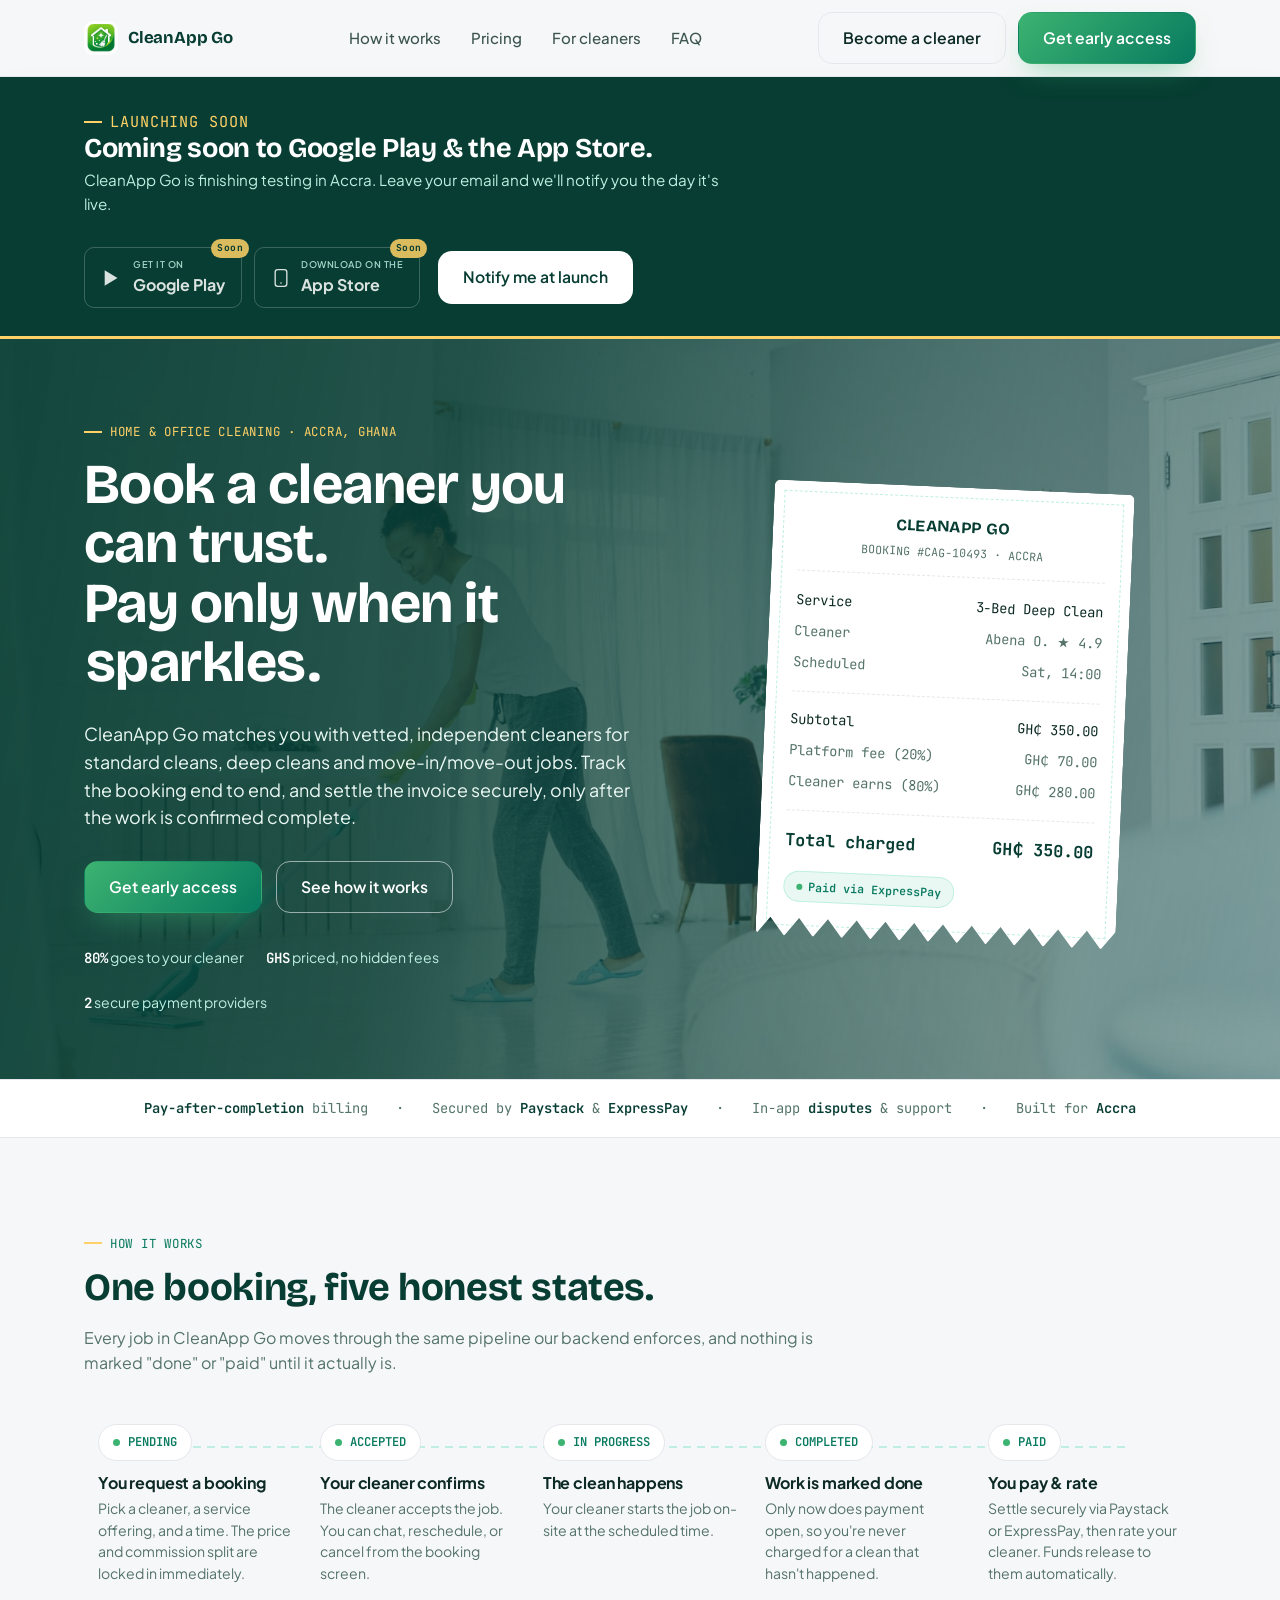
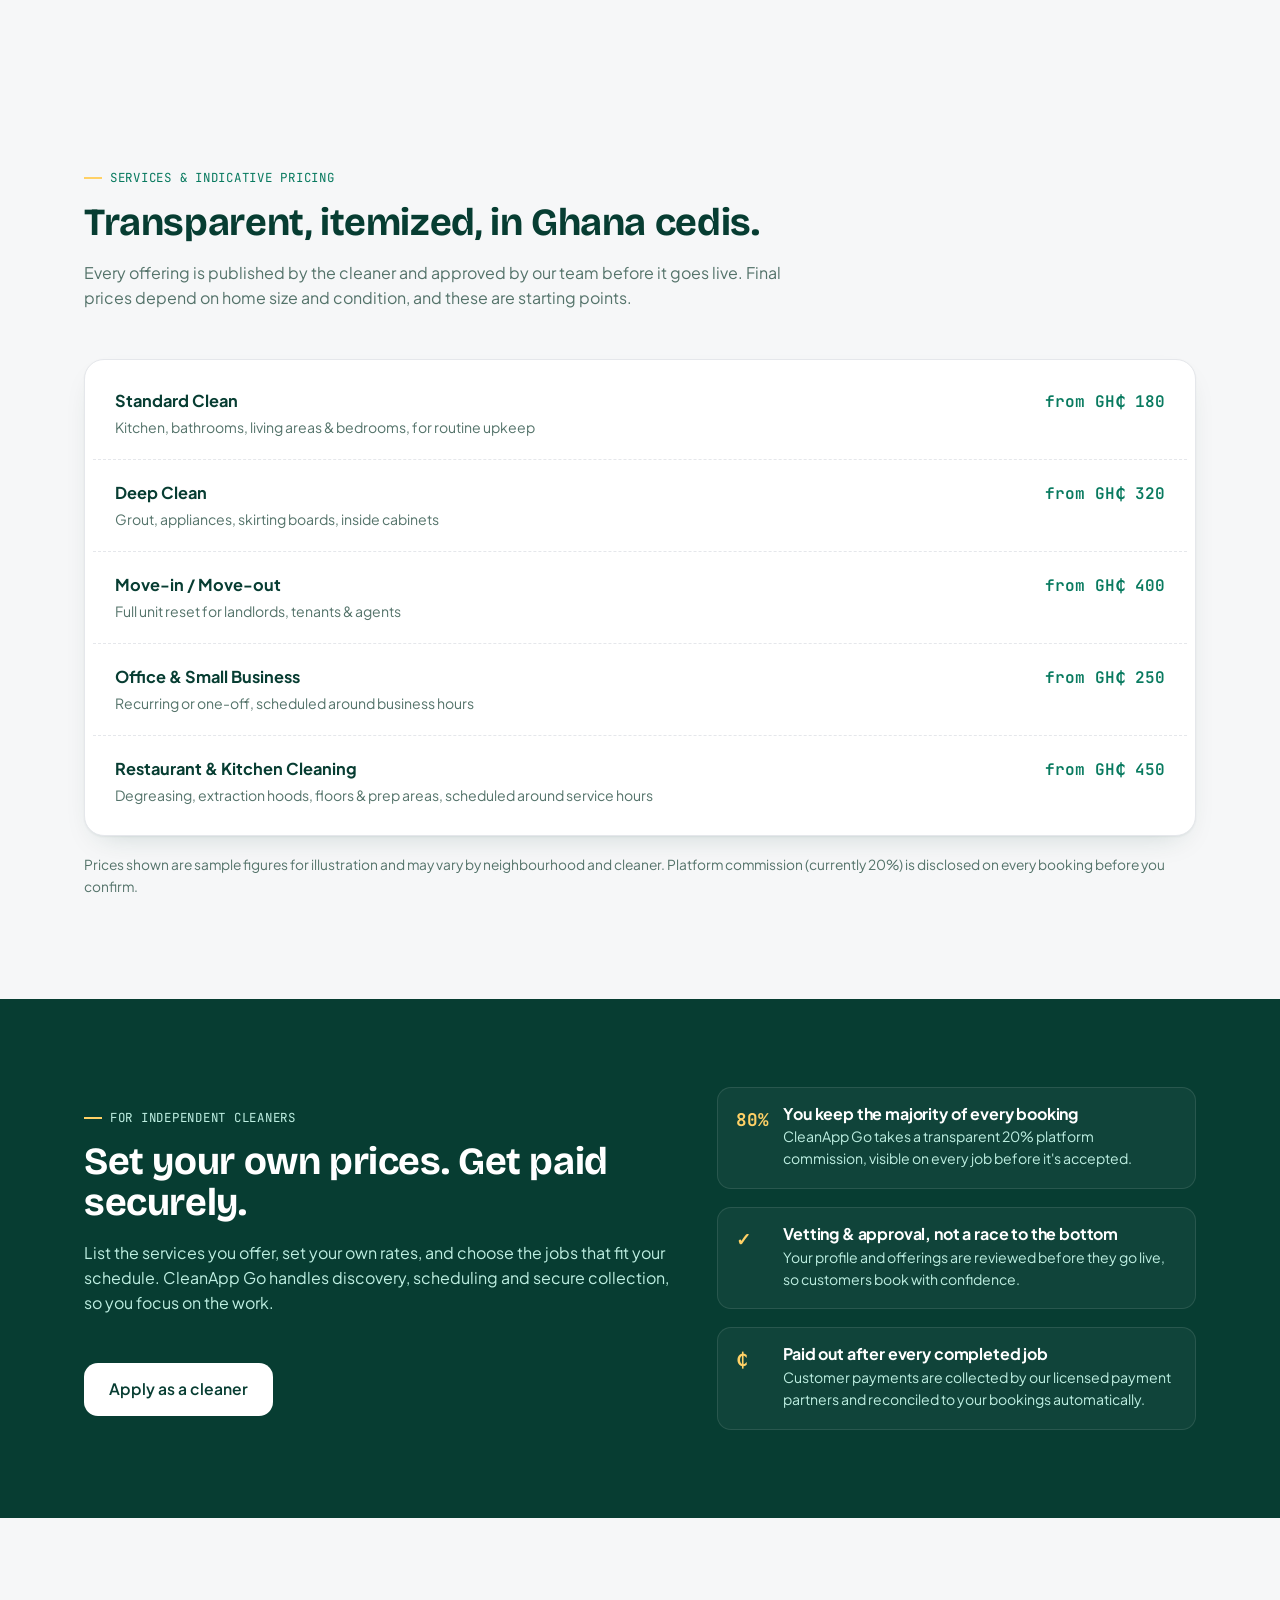
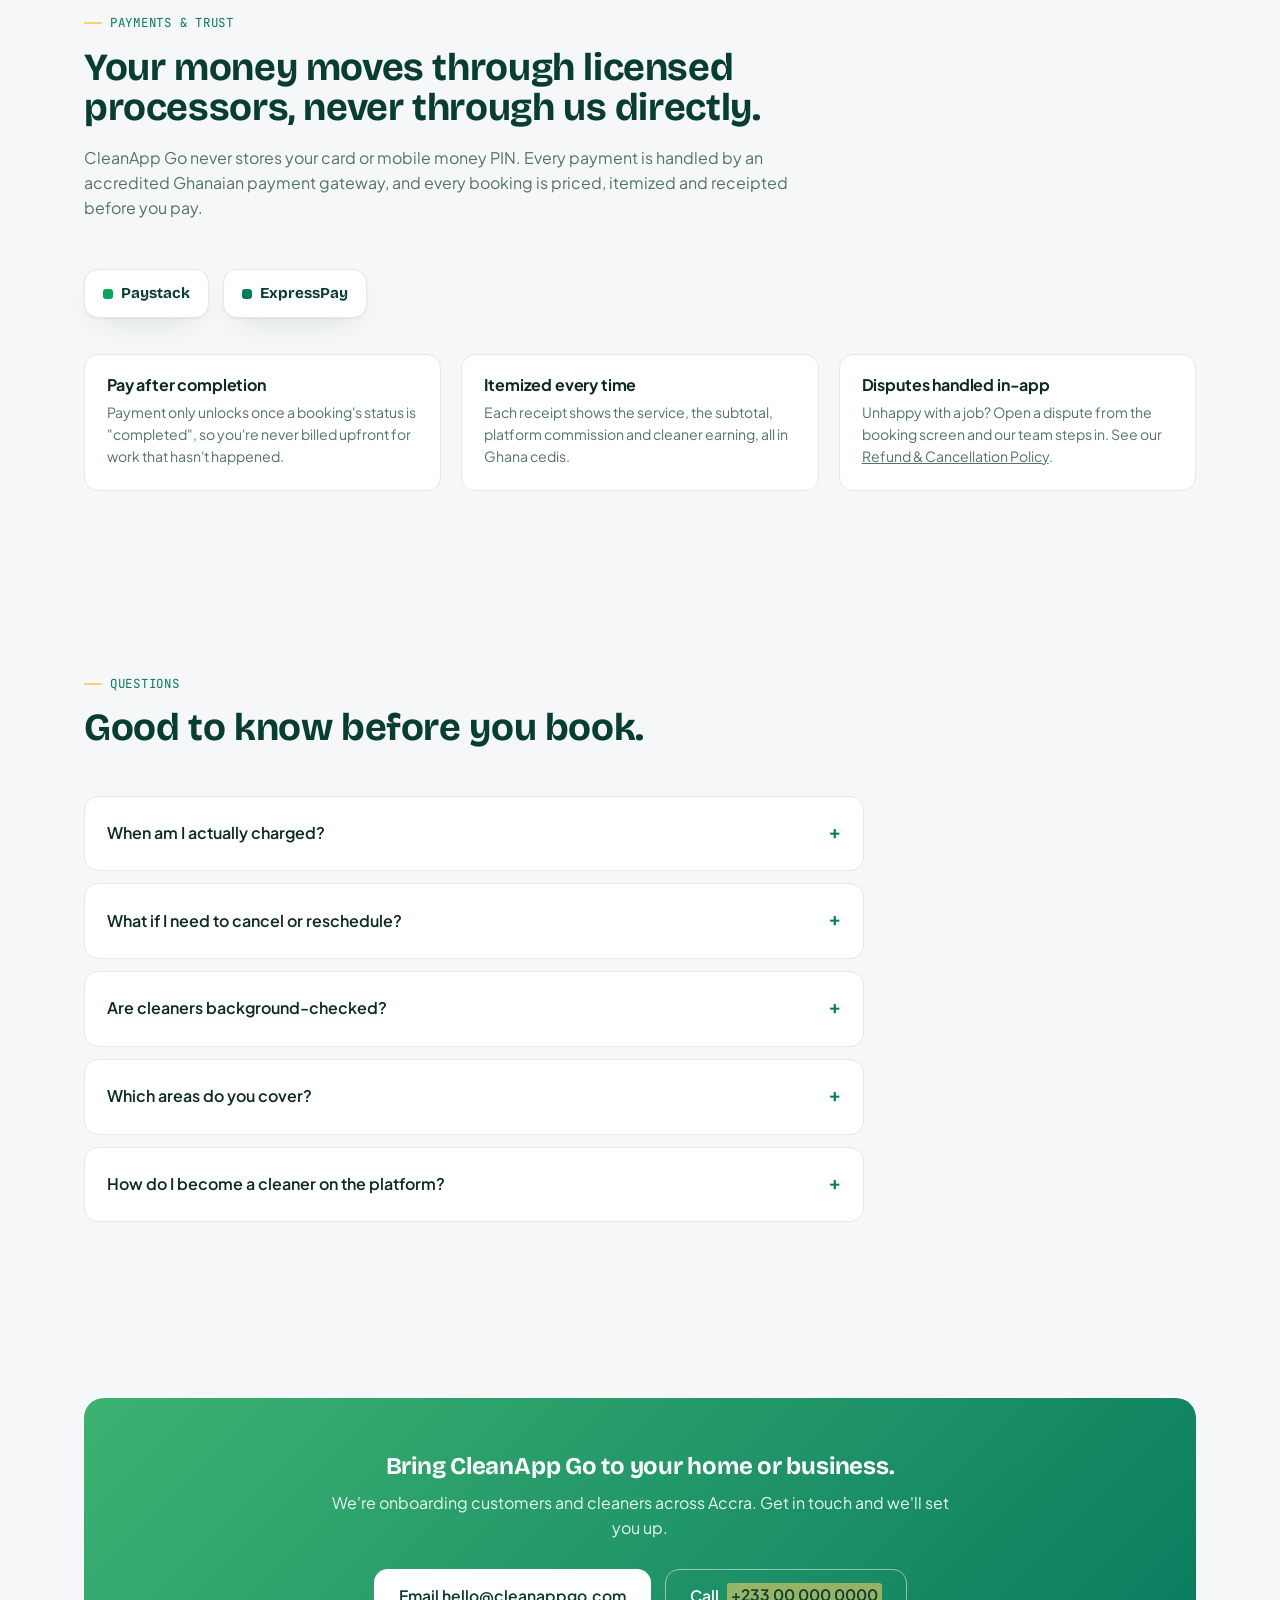
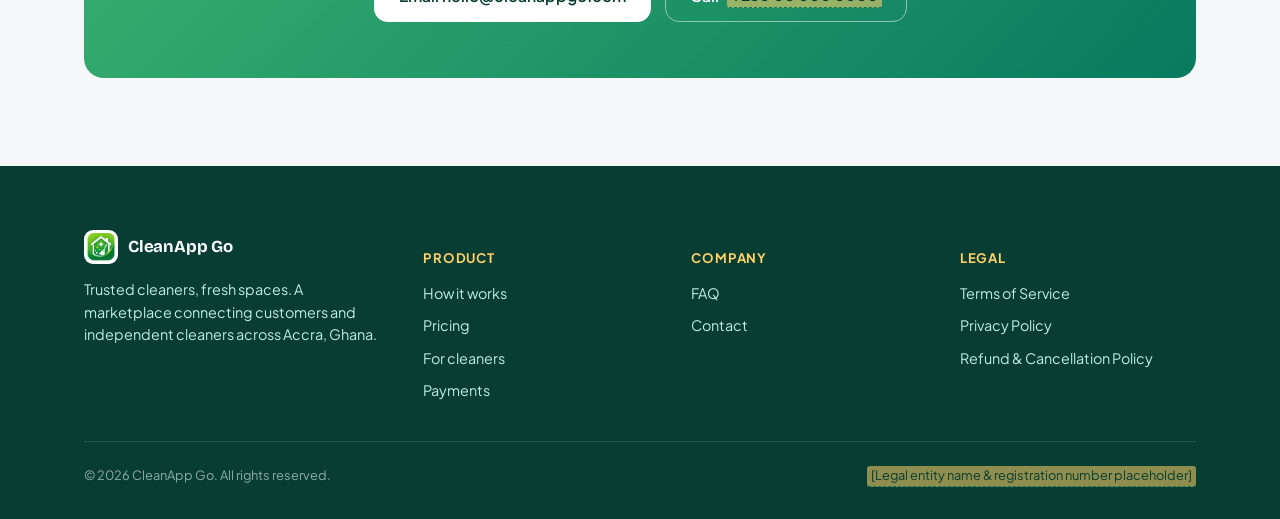
<file: index.html>
<!doctype html>
<html lang="en">
<head>
<meta charset="utf-8" />
<meta name="viewport" content="width=device-width, initial-scale=1" />
<title>CleanApp Go: Trusted cleaners, fresh spaces in Accra</title>
<meta name="description" content="CleanApp Go connects Accra homes and offices with vetted, independent cleaners. Book in minutes, track the job, and pay securely by Paystack or ExpressPay only once it's done." />

<link rel="icon" type="image/x-icon" href="/icons/favicon.ico" />
<link rel="icon" type="image/png" sizes="32x32" href="/icons/favicon-32x32.png" />
<link rel="icon" type="image/png" sizes="16x16" href="/icons/favicon-16x16.png" />
<link rel="apple-touch-icon" sizes="180x180" href="/icons/apple-touch-icon.png" />
<link rel="manifest" href="/icons/site.webmanifest" />
<meta name="theme-color" content="#073D32" />

<meta property="og:type" content="website" />
<meta property="og:url" content="https://www.cleangoservicesapp.com/" />
<meta property="og:title" content="CleanApp Go: Trusted cleaners, fresh spaces in Accra" />
<meta property="og:description" content="Book vetted, independent cleaners in Accra. Pay securely by Paystack or ExpressPay only after the job is confirmed done." />
<meta property="og:image" content="https://www.cleangoservicesapp.com/icons/og-image.jpg" />
<meta name="twitter:card" content="summary_large_image" />
<meta name="twitter:title" content="CleanApp Go: Trusted cleaners, fresh spaces in Accra" />
<meta name="twitter:description" content="Book vetted, independent cleaners in Accra. Pay securely by Paystack or ExpressPay only after the job is confirmed done." />
<meta name="twitter:image" content="https://www.cleangoservicesapp.com/icons/og-image.jpg" />

<link rel="preconnect" href="https://fonts.googleapis.com" />
<link rel="preconnect" href="https://fonts.gstatic.com" crossorigin />
<link href="https://fonts.googleapis.com/css2?family=Bricolage+Grotesque:opsz,wght@12..96,400..800&family=Plus+Jakarta+Sans:wght@400;500;600;700;800&family=JetBrains+Mono:wght@500;600&display=swap" rel="stylesheet" />
<link rel="stylesheet" href="/css/style.css" />
</head>
<body>

<header class="site-nav">
  <div class="wrap">
    <a class="brand" href="/">
      <img src="/icons/android-chrome-192x192.png" alt="" width="34" height="34" />
      <span class="brand-word">CleanApp Go</span>
    </a>
    <nav aria-label="Primary">
      <ul class="nav-links">
        <li><a href="#how-it-works">How it works</a></li>
        <li><a href="#pricing">Pricing</a></li>
        <li><a href="#for-cleaners">For cleaners</a></li>
        <li><a href="#faq">FAQ</a></li>
      </ul>
    </nav>
    <div class="nav-actions">
      <a class="btn btn-ghost" href="#contact">Become a cleaner</a>
      <a class="btn btn-primary" href="#contact"><span class="cta-full">Get early access</span><span class="cta-short">Join</span></a>
      <button class="nav-toggle" aria-label="Toggle menu" aria-expanded="false">
        <span></span>
      </button>
    </div>
  </div>
</header>

<div class="store-banner">
  <div class="wrap">
    <div class="store-banner-text">
      <p class="eyebrow" style="color:var(--gold-400)">Launching soon</p>
      <h2>Coming soon to Google Play &amp; the App Store.</h2>
      <p>CleanApp Go is finishing testing in Accra. Leave your email and we'll notify you the day it's live.</p>
    </div>
    <div class="store-banner-actions">
      <div class="store-badges">
        <span class="store-badge">
          <svg width="22" height="22" viewBox="0 0 24 24" fill="none" aria-hidden="true"><path d="M4 3.5l14 8.5-14 8.5V3.5z" fill="currentColor"/></svg>
          <span><small>GET IT ON</small>Google Play</span>
        </span>
        <span class="store-badge">
          <svg width="20" height="20" viewBox="0 0 24 24" fill="none" aria-hidden="true"><rect x="5" y="2" width="14" height="20" rx="3" stroke="currentColor" stroke-width="1.6"/><circle cx="12" cy="18" r="1" fill="currentColor"/></svg>
          <span><small>DOWNLOAD ON THE</small>App Store</span>
        </span>
      </div>
      <a class="btn btn-light" href="#contact">Notify me at launch</a>
    </div>
  </div>
</div>

<main>

  <!-- ============ HERO ============ -->
  <section class="hero">
    <div class="wrap">
      <div class="hero-copy">
        <p class="eyebrow">Home &amp; office cleaning · Accra, Ghana</p>
        <h1><span class="line">Book a cleaner you can trust.</span> <span class="line">Pay only when it <mark>sparkles</mark>.</span></h1>
        <p class="hero-sub">
          CleanApp Go matches you with vetted, independent cleaners for standard cleans, deep
          cleans and move-in/move-out jobs. Track the booking end to end, and settle the invoice
          securely, only after the work is confirmed complete.
        </p>
        <div class="hero-ctas">
          <a class="btn btn-primary" href="#contact">Get early access</a>
          <a class="btn btn-ghost" href="#how-it-works">See how it works</a>
        </div>
        <div class="hero-meta">
          <span><strong>80%</strong> goes to your cleaner</span>
          <span><strong>GHS</strong> priced, no hidden fees</span>
          <span><strong>2</strong> secure payment providers</span>
        </div>
      </div>

      <div class="receipt-stage">
        <div class="receipt-wipe" aria-hidden="true"></div>
        <div class="receipt" role="img" aria-label="Sample CleanApp Go booking receipt showing a deep clean service, itemized platform commission and cleaner earning, totalling 350 Ghana cedis, marked paid via ExpressPay.">
          <div class="receipt-head">
            <div class="r-brand">CLEANAPP GO</div>
            <div class="r-id">BOOKING #CAG-10493 · ACCRA</div>
          </div>

          <div class="receipt-row"><span>Service</span><span>3-Bed Deep Clean</span></div>
          <div class="receipt-row muted"><span>Cleaner</span><span>Abena O. ★ 4.9</span></div>
          <div class="receipt-row muted"><span>Scheduled</span><span>Sat, 14:00</span></div>

          <hr class="receipt-divider" />

          <div class="receipt-row"><span>Subtotal</span><span>GH₵ 350.00</span></div>
          <div class="receipt-row muted"><span>Platform fee (20%)</span><span>GH₵ 70.00</span></div>
          <div class="receipt-row muted"><span>Cleaner earns (80%)</span><span>GH₵ 280.00</span></div>

          <hr class="receipt-divider" />

          <div class="receipt-total"><span>Total charged</span><span>GH₵ 350.00</span></div>

          <div class="receipt-stamp"><span class="dot"></span> Paid via ExpressPay</div>
        </div>
      </div>
    </div>
  </section>

  <div class="trust-strip">
    <div class="wrap">
      <span><strong>Pay-after-completion</strong> billing</span>
      <span>·</span>
      <span>Secured by <strong>Paystack</strong> &amp; <strong>ExpressPay</strong></span>
      <span>·</span>
      <span>In-app <strong>disputes</strong> &amp; support</span>
      <span>·</span>
      <span>Built for <strong>Accra</strong></span>
    </div>
  </div>

  <!-- ============ HOW IT WORKS: the real booking pipeline ============ -->
  <section id="how-it-works">
    <div class="wrap">
      <div class="section-head">
        <p class="eyebrow">How it works</p>
        <h2>One booking, five honest states.</h2>
        <p class="muted">
          Every job in CleanApp Go moves through the same pipeline our backend enforces,
          and nothing is marked "done" or "paid" until it actually is.
        </p>
      </div>

      <div class="pipeline">
        <div class="pipe-step">
          <span class="pipe-chip"><span class="dot"></span>PENDING</span>
          <h3>You request a booking</h3>
          <p>Pick a cleaner, a service offering, and a time. The price and commission split are locked in immediately.</p>
        </div>
        <div class="pipe-step">
          <span class="pipe-chip"><span class="dot"></span>ACCEPTED</span>
          <h3>Your cleaner confirms</h3>
          <p>The cleaner accepts the job. You can chat, reschedule, or cancel from the booking screen.</p>
        </div>
        <div class="pipe-step">
          <span class="pipe-chip"><span class="dot"></span>IN&nbsp;PROGRESS</span>
          <h3>The clean happens</h3>
          <p>Your cleaner starts the job on-site at the scheduled time.</p>
        </div>
        <div class="pipe-step">
          <span class="pipe-chip"><span class="dot"></span>COMPLETED</span>
          <h3>Work is marked done</h3>
          <p>Only now does payment open, so you're never charged for a clean that hasn't happened.</p>
        </div>
        <div class="pipe-step">
          <span class="pipe-chip"><span class="dot"></span>PAID</span>
          <h3>You pay &amp; rate</h3>
          <p>Settle securely via Paystack or ExpressPay, then rate your cleaner. Funds release to them automatically.</p>
        </div>
      </div>
    </div>
  </section>

  <!-- ============ SERVICES / PRICING ============ -->
  <section id="pricing">
    <div class="wrap">
      <div class="section-head">
        <p class="eyebrow">Services &amp; indicative pricing</p>
        <h2>Transparent, itemized, in Ghana cedis.</h2>
        <p class="muted">
          Every offering is published by the cleaner and approved by our team before it goes
          live. Final prices depend on home size and condition, and these are starting points.
        </p>
      </div>

      <div class="services-card">
        <div class="service-line">
          <div>
            <div class="name">Standard Clean</div>
            <div class="desc">Kitchen, bathrooms, living areas &amp; bedrooms, for routine upkeep</div>
          </div>
          <div class="price">from GH₵ 180</div>
        </div>
        <div class="service-line">
          <div>
            <div class="name">Deep Clean</div>
            <div class="desc">Grout, appliances, skirting boards, inside cabinets</div>
          </div>
          <div class="price">from GH₵ 320</div>
        </div>
        <div class="service-line">
          <div>
            <div class="name">Move-in / Move-out</div>
            <div class="desc">Full unit reset for landlords, tenants &amp; agents</div>
          </div>
          <div class="price">from GH₵ 400</div>
        </div>
        <div class="service-line">
          <div>
            <div class="name">Office &amp; Small Business</div>
            <div class="desc">Recurring or one-off, scheduled around business hours</div>
          </div>
          <div class="price">from GH₵ 250</div>
        </div>
        <div class="service-line">
          <div>
            <div class="name">Restaurant &amp; Kitchen Cleaning</div>
            <div class="desc">Degreasing, extraction hoods, floors &amp; prep areas, scheduled around service hours</div>
          </div>
          <div class="price">from GH₵ 450</div>
        </div>
      </div>
      <p class="price-note">Prices shown are sample figures for illustration and may vary by neighbourhood and cleaner. Platform commission (currently 20%) is disclosed on every booking before you confirm.</p>
    </div>
  </section>

  <!-- ============ FOR CLEANERS ============ -->
  <section id="for-cleaners" class="band-dark">
    <div class="wrap">
      <div class="cleaner-grid">
        <div>
          <div class="section-head">
            <p class="eyebrow" style="color:#BEEFE2">For independent cleaners</p>
            <h2>Set your own prices. Get paid securely.</h2>
            <p class="muted">
              List the services you offer, set your own rates, and choose the jobs that fit your
              schedule. CleanApp Go handles discovery, scheduling and secure collection, so you
              focus on the work.
            </p>
          </div>
          <a class="btn btn-light" href="#contact">Apply as a cleaner</a>
        </div>
        <div class="cleaner-points">
          <div class="cleaner-point">
            <span class="fig">80%</span>
            <div>
              <h3>You keep the majority of every booking</h3>
              <p>CleanApp Go takes a transparent 20% platform commission, visible on every job before it's accepted.</p>
            </div>
          </div>
          <div class="cleaner-point">
            <span class="fig">✓</span>
            <div>
              <h3>Vetting &amp; approval, not a race to the bottom</h3>
              <p>Your profile and offerings are reviewed before they go live, so customers book with confidence.</p>
            </div>
          </div>
          <div class="cleaner-point">
            <span class="fig">₵</span>
            <div>
              <h3>Paid out after every completed job</h3>
              <p>Customer payments are collected by our licensed payment partners and reconciled to your bookings automatically.</p>
            </div>
          </div>
        </div>
      </div>
    </div>
  </section>

  <!-- ============ PAYMENTS & TRUST ============ -->
  <section id="payments">
    <div class="wrap">
      <div class="section-head">
        <p class="eyebrow">Payments &amp; trust</p>
        <h2>Your money moves through licensed processors, never through us directly.</h2>
        <p class="muted">
          CleanApp Go never stores your card or mobile money PIN. Every payment is handled by an
          accredited Ghanaian payment gateway, and every booking is priced, itemized and
          receipted before you pay.
        </p>
      </div>

      <div class="provider-row">
        <span class="provider-badge"><span class="swatch" style="background:#0BA35A"></span>Paystack</span>
        <span class="provider-badge"><span class="swatch" style="background:#087A5F"></span>ExpressPay</span>
      </div>

      <div class="trust-grid">
        <div class="trust-card">
          <h3>Pay after completion</h3>
          <p>Payment only unlocks once a booking's status is "completed", so you're never billed upfront for work that hasn't happened.</p>
        </div>
        <div class="trust-card">
          <h3>Itemized every time</h3>
          <p>Each receipt shows the service, the subtotal, platform commission and cleaner earning, all in Ghana cedis.</p>
        </div>
        <div class="trust-card">
          <h3>Disputes handled in-app</h3>
          <p>Unhappy with a job? Open a dispute from the booking screen and our team steps in. See our <a href="/refund-policy.html">Refund &amp; Cancellation Policy</a>.</p>
        </div>
      </div>
    </div>
  </section>

  <!-- ============ FAQ ============ -->
  <section id="faq">
    <div class="wrap">
      <div class="section-head">
        <p class="eyebrow">Questions</p>
        <h2>Good to know before you book.</h2>
      </div>

      <div class="faq-list">
        <details class="faq-item">
          <summary>When am I actually charged?</summary>
          <p>Only after your cleaner marks the job "completed." You can review the itemized total in the app before paying via Paystack or ExpressPay.</p>
        </details>
        <details class="faq-item">
          <summary>What if I need to cancel or reschedule?</summary>
          <p>You can cancel or request a new date directly from the booking screen. See our <a href="/refund-policy.html">Refund &amp; Cancellation Policy</a> for the specifics on timing and refunds.</p>
        </details>
        <details class="faq-item">
          <summary>Are cleaners background-checked?</summary>
          <p>Cleaner profiles and the specific services they list are reviewed and approved by our team before they appear to customers. Approval can be revoked for policy violations.</p>
        </details>
        <details class="faq-item">
          <summary>Which areas do you cover?</summary>
          <p>We're onboarding cleaners and customers across Accra, Ghana, starting with the highest-demand neighbourhoods first.</p>
        </details>
        <details class="faq-item">
          <summary>How do I become a cleaner on the platform?</summary>
          <p>Reach out via the contact section below and we'll walk you through profile approval and listing your services.</p>
        </details>
      </div>
    </div>
  </section>

  <!-- ============ FINAL CTA / CONTACT ============ -->
  <section id="contact">
    <div class="wrap">
      <div class="cta-band">
        <h2>Bring CleanApp Go to your home or business.</h2>
        <p>We're onboarding customers and cleaners across Accra. Get in touch and we'll set you up.</p>
        <div class="cta-actions">
          <a class="btn btn-light" href="mailto:hello@cleanappgo.com">Email hello@cleanappgo.com</a>
          <a class="btn btn-ghost" style="border-color:rgba(255,255,255,0.5);color:#fff" href="tel:+233000000000">Call <span class="placeholder">+233 00 000 0000</span></a>
        </div>
      </div>
    </div>
  </section>

</main>

<footer class="site-footer">
  <div class="wrap">
    <div class="footer-grid">
      <div class="footer-brand">
        <a class="brand" href="/">
          <img src="/icons/android-chrome-192x192.png" alt="" width="34" height="34" />
          <span class="brand-word">CleanApp Go</span>
        </a>
        <p>Trusted cleaners, fresh spaces. A marketplace connecting customers and independent cleaners across Accra, Ghana.</p>
      </div>
      <div class="footer-col">
        <h4>Product</h4>
        <ul>
          <li><a href="#how-it-works">How it works</a></li>
          <li><a href="#pricing">Pricing</a></li>
          <li><a href="#for-cleaners">For cleaners</a></li>
          <li><a href="#payments">Payments</a></li>
        </ul>
      </div>
      <div class="footer-col">
        <h4>Company</h4>
        <ul>
          <li><a href="#faq">FAQ</a></li>
          <li><a href="#contact">Contact</a></li>
        </ul>
      </div>
      <div class="footer-col">
        <h4>Legal</h4>
        <ul>
          <li><a href="/terms.html">Terms of Service</a></li>
          <li><a href="/privacy.html">Privacy Policy</a></li>
          <li><a href="/refund-policy.html">Refund &amp; Cancellation Policy</a></li>
        </ul>
      </div>
    </div>
    <div class="footer-bottom">
      <span>© <span id="year">2026</span> CleanApp Go. All rights reserved.</span>
      <span class="placeholder">[Legal entity name &amp; registration number placeholder]</span>
    </div>
  </div>
</footer>

<script src="/js/main.js"></script>
</body>
</html>
</file>
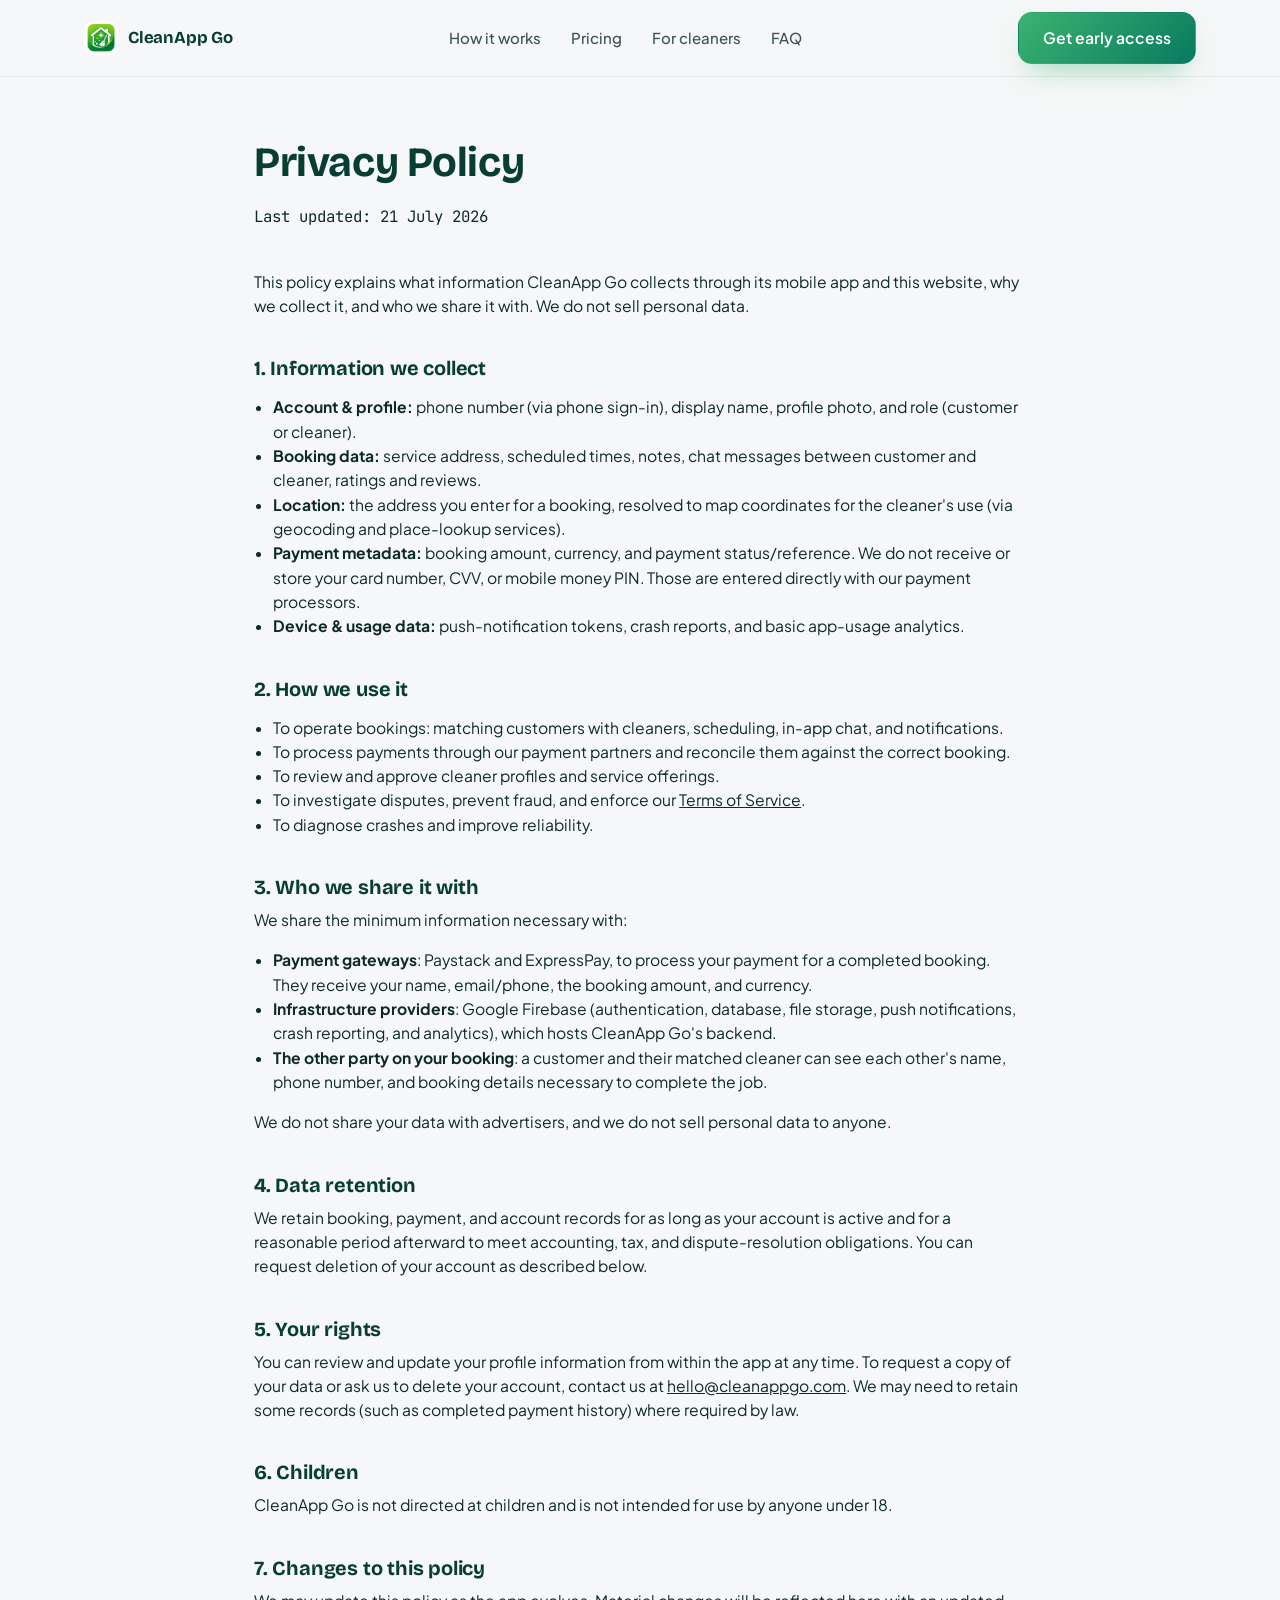
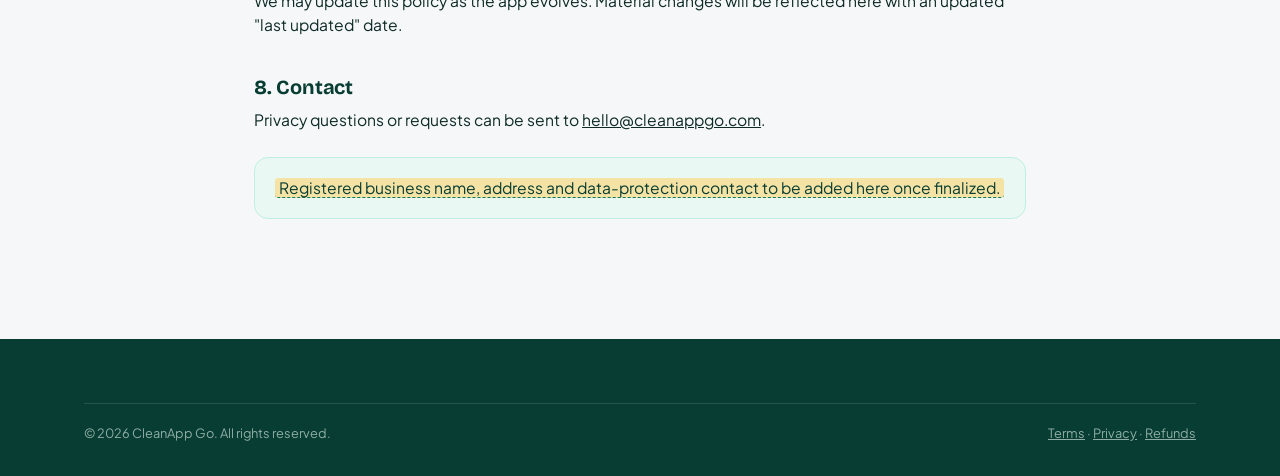
<file: privacy.html>
<!doctype html>
<html lang="en">
<head>
<meta charset="utf-8" />
<meta name="viewport" content="width=device-width, initial-scale=1" />
<title>CleanApp Go Privacy Policy</title>
<meta name="description" content="How CleanApp Go collects, uses, and protects your data across the app and website." />
<link rel="icon" type="image/x-icon" href="/icons/favicon.ico" />
<link rel="icon" type="image/png" sizes="32x32" href="/icons/favicon-32x32.png" />
<link rel="apple-touch-icon" sizes="180x180" href="/icons/apple-touch-icon.png" />
<meta name="theme-color" content="#073D32" />
<link rel="preconnect" href="https://fonts.googleapis.com" />
<link rel="preconnect" href="https://fonts.gstatic.com" crossorigin />
<link href="https://fonts.googleapis.com/css2?family=Bricolage+Grotesque:opsz,wght@12..96,400..800&family=Plus+Jakarta+Sans:wght@400;500;600;700;800&family=JetBrains+Mono:wght@500;600&display=swap" rel="stylesheet" />
<link rel="stylesheet" href="/css/style.css" />
</head>
<body>

<header class="site-nav">
  <div class="wrap">
    <a class="brand" href="/">
      <img src="/icons/android-chrome-192x192.png" alt="" width="34" height="34" />
      <span class="brand-word">CleanApp Go</span>
    </a>
    <nav aria-label="Primary">
      <ul class="nav-links">
        <li><a href="/#how-it-works">How it works</a></li>
        <li><a href="/#pricing">Pricing</a></li>
        <li><a href="/#for-cleaners">For cleaners</a></li>
        <li><a href="/#faq">FAQ</a></li>
      </ul>
    </nav>
    <div class="nav-actions">
      <a class="btn btn-primary" href="/#contact"><span class="cta-full">Get early access</span><span class="cta-short">Join</span></a>
      <button class="nav-toggle" aria-label="Toggle menu" aria-expanded="false"><span></span></button>
    </div>
  </div>
</header>

<main class="legal-page">
  <div class="wrap">
    <h1>Privacy Policy</h1>
    <p class="legal-updated">Last updated: 21 July 2026</p>

    <p>
      This policy explains what information CleanApp Go collects through its mobile app and this
      website, why we collect it, and who we share it with. We do not sell personal data.
    </p>

    <h2>1. Information we collect</h2>
    <ul>
      <li><strong>Account &amp; profile:</strong> phone number (via phone sign-in), display name, profile photo, and role (customer or cleaner).</li>
      <li><strong>Booking data:</strong> service address, scheduled times, notes, chat messages between customer and cleaner, ratings and reviews.</li>
      <li><strong>Location:</strong> the address you enter for a booking, resolved to map coordinates for the cleaner's use (via geocoding and place-lookup services).</li>
      <li><strong>Payment metadata:</strong> booking amount, currency, and payment status/reference. We do not receive or store your card number, CVV, or mobile money PIN. Those are entered directly with our payment processors.</li>
      <li><strong>Device &amp; usage data:</strong> push-notification tokens, crash reports, and basic app-usage analytics.</li>
    </ul>

    <h2>2. How we use it</h2>
    <ul>
      <li>To operate bookings: matching customers with cleaners, scheduling, in-app chat, and notifications.</li>
      <li>To process payments through our payment partners and reconcile them against the correct booking.</li>
      <li>To review and approve cleaner profiles and service offerings.</li>
      <li>To investigate disputes, prevent fraud, and enforce our <a href="/terms.html">Terms of Service</a>.</li>
      <li>To diagnose crashes and improve reliability.</li>
    </ul>

    <h2>3. Who we share it with</h2>
    <p>We share the minimum information necessary with:</p>
    <ul>
      <li><strong>Payment gateways</strong>: Paystack and ExpressPay, to process your payment for a completed booking. They receive your name, email/phone, the booking amount, and currency.</li>
      <li><strong>Infrastructure providers</strong>: Google Firebase (authentication, database, file storage, push notifications, crash reporting, and analytics), which hosts CleanApp Go's backend.</li>
      <li><strong>The other party on your booking</strong>: a customer and their matched cleaner can see each other's name, phone number, and booking details necessary to complete the job.</li>
    </ul>
    <p>We do not share your data with advertisers, and we do not sell personal data to anyone.</p>

    <h2>4. Data retention</h2>
    <p>
      We retain booking, payment, and account records for as long as your account is active and
      for a reasonable period afterward to meet accounting, tax, and dispute-resolution
      obligations. You can request deletion of your account as described below.
    </p>

    <h2>5. Your rights</h2>
    <p>
      You can review and update your profile information from within the app at any time. To
      request a copy of your data or ask us to delete your account, contact us at
      <a href="mailto:hello@cleanappgo.com">hello@cleanappgo.com</a>. We may need to retain some
      records (such as completed payment history) where required by law.
    </p>

    <h2>6. Children</h2>
    <p>CleanApp Go is not directed at children and is not intended for use by anyone under 18.</p>

    <h2>7. Changes to this policy</h2>
    <p>
      We may update this policy as the app evolves. Material changes will be reflected here with
      an updated "last updated" date.
    </p>

    <h2>8. Contact</h2>
    <p>
      Privacy questions or requests can be sent to
      <a href="mailto:hello@cleanappgo.com">hello@cleanappgo.com</a>.
    </p>
    <p class="callout">
      <span class="placeholder">Registered business name, address and data-protection contact to
      be added here once finalized.</span>
    </p>
  </div>
</main>

<footer class="site-footer">
  <div class="wrap">
    <div class="footer-bottom" style="border-top:1px solid rgba(255,255,255,.12);padding-top:20px">
      <span>© <span id="year">2026</span> CleanApp Go. All rights reserved.</span>
      <span><a href="/terms.html" style="color:inherit">Terms</a> · <a href="/privacy.html" style="color:inherit">Privacy</a> · <a href="/refund-policy.html" style="color:inherit">Refunds</a></span>
    </div>
  </div>
</footer>

<script src="/js/main.js"></script>
</body>
</html>
</file>
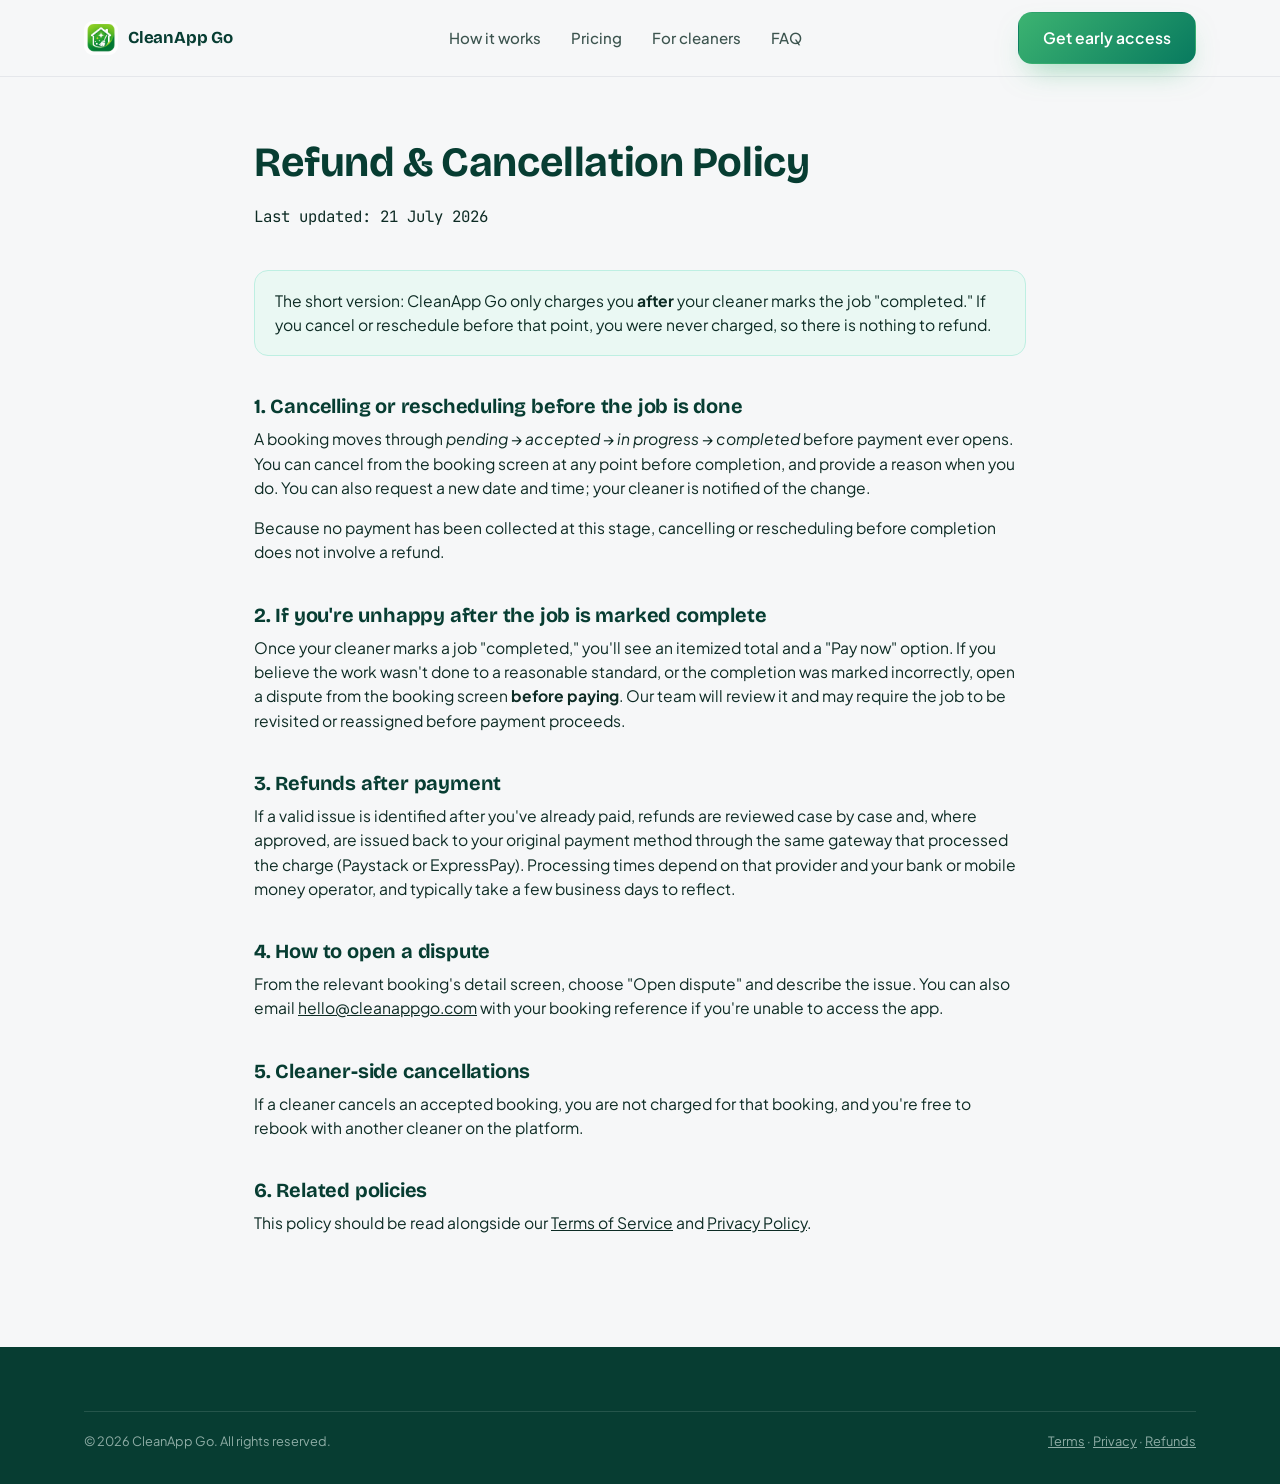
<file: refund-policy.html>
<!doctype html>
<html lang="en">
<head>
<meta charset="utf-8" />
<meta name="viewport" content="width=device-width, initial-scale=1" />
<title>CleanApp Go Refund &amp; Cancellation Policy</title>
<meta name="description" content="When you're charged, how to cancel or reschedule a booking, and how refunds and disputes are handled on CleanApp Go." />
<link rel="icon" type="image/x-icon" href="/icons/favicon.ico" />
<link rel="icon" type="image/png" sizes="32x32" href="/icons/favicon-32x32.png" />
<link rel="apple-touch-icon" sizes="180x180" href="/icons/apple-touch-icon.png" />
<meta name="theme-color" content="#073D32" />
<link rel="preconnect" href="https://fonts.googleapis.com" />
<link rel="preconnect" href="https://fonts.gstatic.com" crossorigin />
<link href="https://fonts.googleapis.com/css2?family=Bricolage+Grotesque:opsz,wght@12..96,400..800&family=Plus+Jakarta+Sans:wght@400;500;600;700;800&family=JetBrains+Mono:wght@500;600&display=swap" rel="stylesheet" />
<link rel="stylesheet" href="/css/style.css" />
</head>
<body>

<header class="site-nav">
  <div class="wrap">
    <a class="brand" href="/">
      <img src="/icons/android-chrome-192x192.png" alt="" width="34" height="34" />
      <span class="brand-word">CleanApp Go</span>
    </a>
    <nav aria-label="Primary">
      <ul class="nav-links">
        <li><a href="/#how-it-works">How it works</a></li>
        <li><a href="/#pricing">Pricing</a></li>
        <li><a href="/#for-cleaners">For cleaners</a></li>
        <li><a href="/#faq">FAQ</a></li>
      </ul>
    </nav>
    <div class="nav-actions">
      <a class="btn btn-primary" href="/#contact"><span class="cta-full">Get early access</span><span class="cta-short">Join</span></a>
      <button class="nav-toggle" aria-label="Toggle menu" aria-expanded="false"><span></span></button>
    </div>
  </div>
</header>

<main class="legal-page">
  <div class="wrap">
    <h1>Refund &amp; Cancellation Policy</h1>
    <p class="legal-updated">Last updated: 21 July 2026</p>

    <p class="callout">
      The short version: CleanApp Go only charges you <strong>after</strong> your cleaner marks
      the job "completed." If you cancel or reschedule before that point, you were never
      charged, so there is nothing to refund.
    </p>

    <h2>1. Cancelling or rescheduling before the job is done</h2>
    <p>
      A booking moves through <em>pending → accepted → in progress → completed</em> before
      payment ever opens. You can cancel from the booking screen at any point before completion,
      and provide a reason when you do. You can also request a new date and time; your cleaner
      is notified of the change.
    </p>
    <p>
      Because no payment has been collected at this stage, cancelling or rescheduling before
      completion does not involve a refund.
    </p>

    <h2>2. If you're unhappy after the job is marked complete</h2>
    <p>
      Once your cleaner marks a job "completed," you'll see an itemized total and a "Pay now"
      option. If you believe the work wasn't done to a reasonable standard, or the completion
      was marked incorrectly, open a dispute from the booking screen <strong>before paying</strong>.
      Our team will review it and may require the job to be revisited or reassigned before
      payment proceeds.
    </p>

    <h2>3. Refunds after payment</h2>
    <p>
      If a valid issue is identified after you've already paid, refunds are reviewed case by case
      and, where approved, are issued back to your original payment method through the same
      gateway that processed the charge (Paystack or ExpressPay). Processing times depend on
      that provider and your bank or mobile money operator, and typically take a few business
      days to reflect.
    </p>

    <h2>4. How to open a dispute</h2>
    <p>
      From the relevant booking's detail screen, choose "Open dispute" and describe the issue.
      You can also email <a href="mailto:hello@cleanappgo.com">hello@cleanappgo.com</a> with your
      booking reference if you're unable to access the app.
    </p>

    <h2>5. Cleaner-side cancellations</h2>
    <p>
      If a cleaner cancels an accepted booking, you are not charged for that booking, and you're
      free to rebook with another cleaner on the platform.
    </p>

    <h2>6. Related policies</h2>
    <p>
      This policy should be read alongside our <a href="/terms.html">Terms of Service</a> and
      <a href="/privacy.html">Privacy Policy</a>.
    </p>
  </div>
</main>

<footer class="site-footer">
  <div class="wrap">
    <div class="footer-bottom" style="border-top:1px solid rgba(255,255,255,.12);padding-top:20px">
      <span>© <span id="year">2026</span> CleanApp Go. All rights reserved.</span>
      <span><a href="/terms.html" style="color:inherit">Terms</a> · <a href="/privacy.html" style="color:inherit">Privacy</a> · <a href="/refund-policy.html" style="color:inherit">Refunds</a></span>
    </div>
  </div>
</footer>

<script src="/js/main.js"></script>
</body>
</html>
</file>
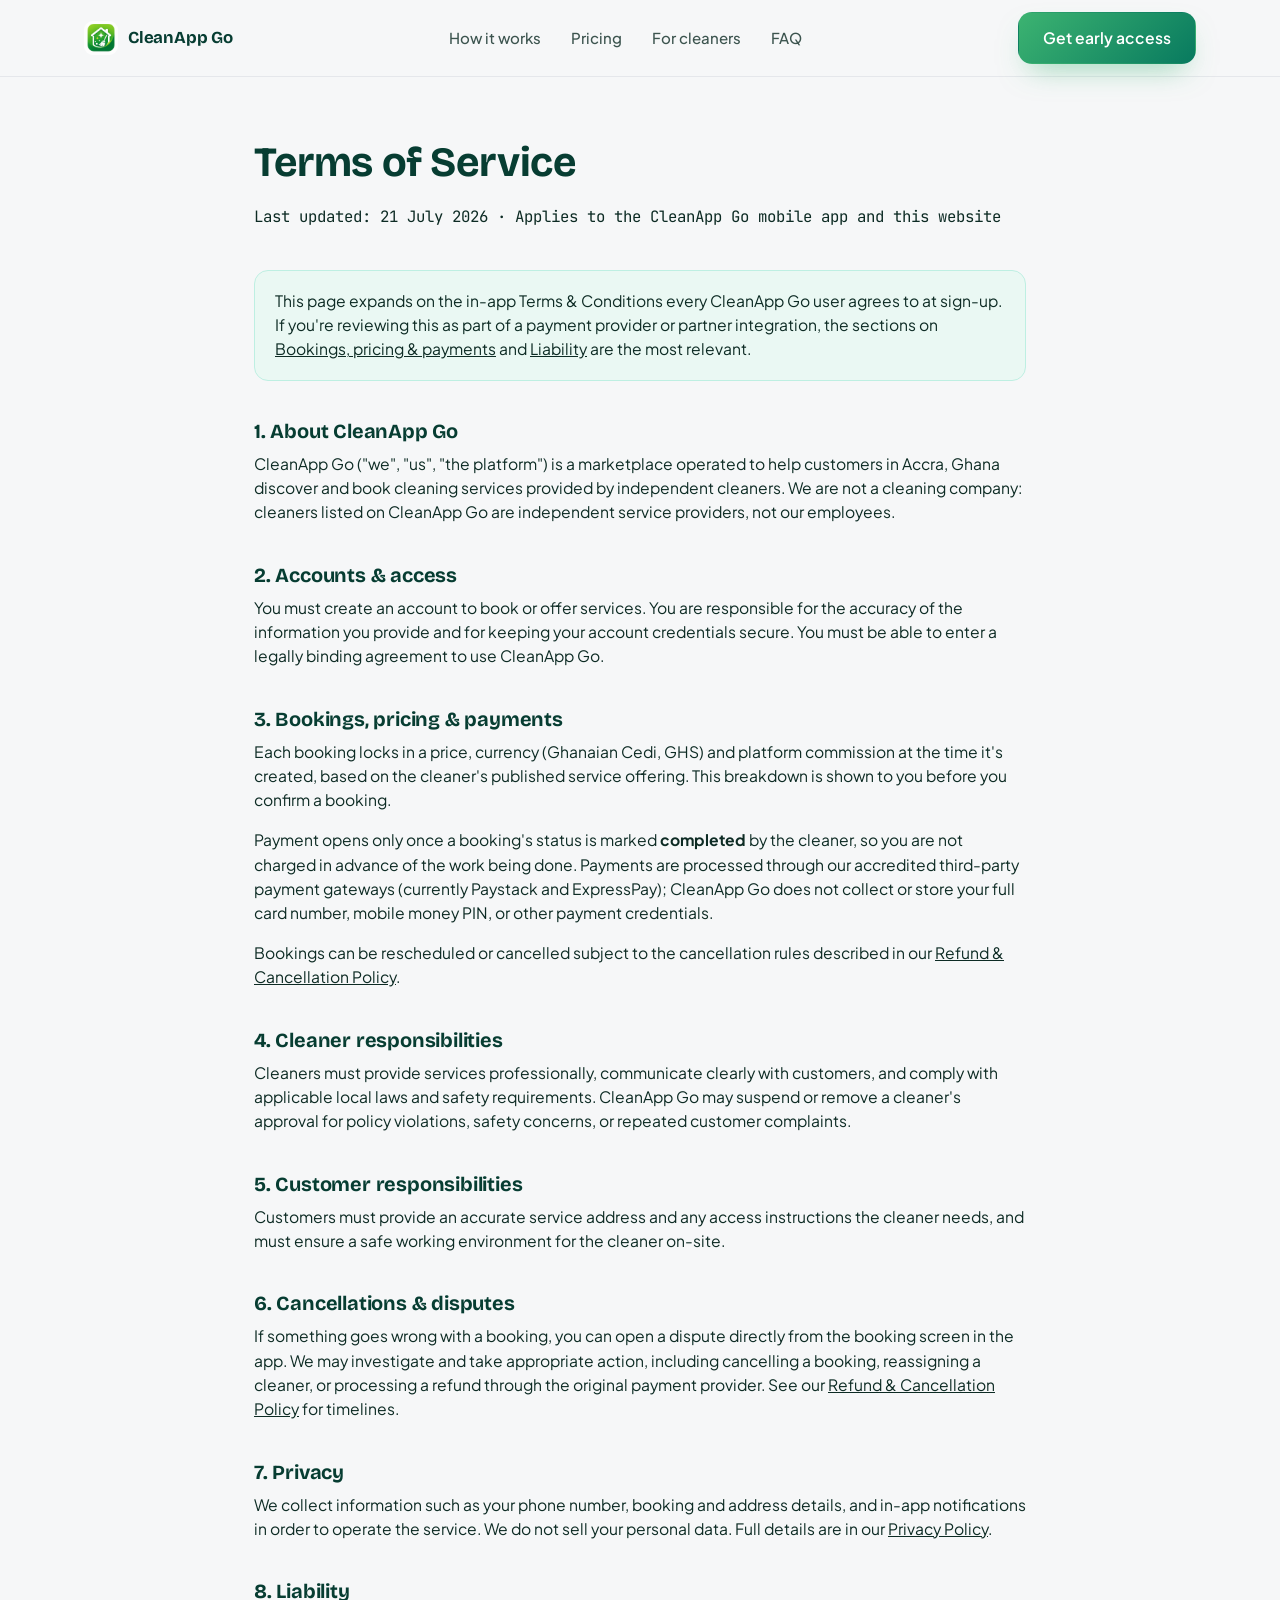
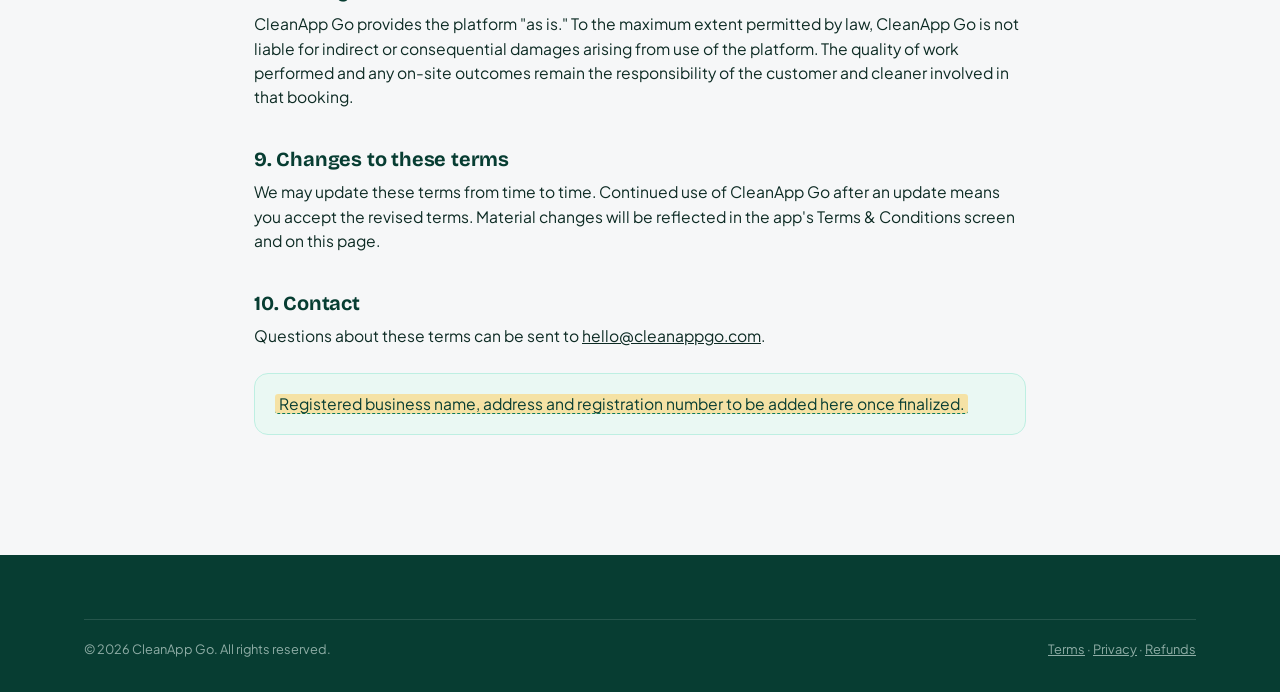
<file: terms.html>
<!doctype html>
<html lang="en">
<head>
<meta charset="utf-8" />
<meta name="viewport" content="width=device-width, initial-scale=1" />
<title>CleanApp Go Terms of Service</title>
<meta name="description" content="Terms of Service for CleanApp Go, the cleaning services marketplace connecting customers and independent cleaners in Accra, Ghana." />
<link rel="icon" type="image/x-icon" href="/icons/favicon.ico" />
<link rel="icon" type="image/png" sizes="32x32" href="/icons/favicon-32x32.png" />
<link rel="apple-touch-icon" sizes="180x180" href="/icons/apple-touch-icon.png" />
<meta name="theme-color" content="#073D32" />
<link rel="preconnect" href="https://fonts.googleapis.com" />
<link rel="preconnect" href="https://fonts.gstatic.com" crossorigin />
<link href="https://fonts.googleapis.com/css2?family=Bricolage+Grotesque:opsz,wght@12..96,400..800&family=Plus+Jakarta+Sans:wght@400;500;600;700;800&family=JetBrains+Mono:wght@500;600&display=swap" rel="stylesheet" />
<link rel="stylesheet" href="/css/style.css" />
</head>
<body>

<header class="site-nav">
  <div class="wrap">
    <a class="brand" href="/">
      <img src="/icons/android-chrome-192x192.png" alt="" width="34" height="34" />
      <span class="brand-word">CleanApp Go</span>
    </a>
    <nav aria-label="Primary">
      <ul class="nav-links">
        <li><a href="/#how-it-works">How it works</a></li>
        <li><a href="/#pricing">Pricing</a></li>
        <li><a href="/#for-cleaners">For cleaners</a></li>
        <li><a href="/#faq">FAQ</a></li>
      </ul>
    </nav>
    <div class="nav-actions">
      <a class="btn btn-primary" href="/#contact"><span class="cta-full">Get early access</span><span class="cta-short">Join</span></a>
      <button class="nav-toggle" aria-label="Toggle menu" aria-expanded="false"><span></span></button>
    </div>
  </div>
</header>

<main class="legal-page">
  <div class="wrap">
    <h1>Terms of Service</h1>
    <p class="legal-updated">Last updated: 21 July 2026 · Applies to the CleanApp Go mobile app and this website</p>

    <p class="callout">
      This page expands on the in-app Terms &amp; Conditions every CleanApp Go user agrees to at
      sign-up. If you're reviewing this as part of a payment provider or partner integration,
      the sections on <a href="#payments">Bookings, pricing &amp; payments</a> and
      <a href="#liability">Liability</a> are the most relevant.
    </p>

    <h2>1. About CleanApp Go</h2>
    <p>
      CleanApp Go ("we", "us", "the platform") is a marketplace operated to help customers in
      Accra, Ghana discover and book cleaning services provided by independent cleaners. We are
      not a cleaning company: cleaners listed on CleanApp Go are independent service providers,
      not our employees.
    </p>

    <h2>2. Accounts &amp; access</h2>
    <p>
      You must create an account to book or offer services. You are responsible for the accuracy
      of the information you provide and for keeping your account credentials secure. You must
      be able to enter a legally binding agreement to use CleanApp Go.
    </p>

    <h2 id="payments">3. Bookings, pricing &amp; payments</h2>
    <p>
      Each booking locks in a price, currency (Ghanaian Cedi, GHS) and platform commission at the
      time it's created, based on the cleaner's published service offering. This breakdown is
      shown to you before you confirm a booking.
    </p>
    <p>
      Payment opens only once a booking's status is marked <strong>completed</strong> by the
      cleaner, so you are not charged in advance of the work being done. Payments are processed
      through our accredited third-party payment gateways (currently Paystack and ExpressPay);
      CleanApp Go does not collect or store your full card number, mobile money PIN, or other
      payment credentials.
    </p>
    <p>
      Bookings can be rescheduled or cancelled subject to the cancellation rules described in our
      <a href="/refund-policy.html">Refund &amp; Cancellation Policy</a>.
    </p>

    <h2>4. Cleaner responsibilities</h2>
    <p>
      Cleaners must provide services professionally, communicate clearly with customers, and
      comply with applicable local laws and safety requirements. CleanApp Go may suspend or
      remove a cleaner's approval for policy violations, safety concerns, or repeated customer
      complaints.
    </p>

    <h2>5. Customer responsibilities</h2>
    <p>
      Customers must provide an accurate service address and any access instructions the cleaner
      needs, and must ensure a safe working environment for the cleaner on-site.
    </p>

    <h2>6. Cancellations &amp; disputes</h2>
    <p>
      If something goes wrong with a booking, you can open a dispute directly from the booking
      screen in the app. We may investigate and take appropriate action, including cancelling a
      booking, reassigning a cleaner, or processing a refund through the original payment
      provider. See our <a href="/refund-policy.html">Refund &amp; Cancellation Policy</a> for
      timelines.
    </p>

    <h2>7. Privacy</h2>
    <p>
      We collect information such as your phone number, booking and address details, and
      in-app notifications in order to operate the service. We do not sell your personal data.
      Full details are in our <a href="/privacy.html">Privacy Policy</a>.
    </p>

    <h2 id="liability">8. Liability</h2>
    <p>
      CleanApp Go provides the platform "as is." To the maximum extent permitted by law,
      CleanApp Go is not liable for indirect or consequential damages arising from use of the
      platform. The quality of work performed and any on-site outcomes remain the responsibility
      of the customer and cleaner involved in that booking.
    </p>

    <h2>9. Changes to these terms</h2>
    <p>
      We may update these terms from time to time. Continued use of CleanApp Go after an update
      means you accept the revised terms. Material changes will be reflected in the app's
      Terms &amp; Conditions screen and on this page.
    </p>

    <h2>10. Contact</h2>
    <p>
      Questions about these terms can be sent to
      <a href="mailto:hello@cleanappgo.com">hello@cleanappgo.com</a>.
    </p>
    <p class="callout">
      <span class="placeholder">Registered business name, address and registration number to be
      added here once finalized.</span>
    </p>
  </div>
</main>

<footer class="site-footer">
  <div class="wrap">
    <div class="footer-bottom" style="border-top:1px solid rgba(255,255,255,.12);padding-top:20px">
      <span>© <span id="year">2026</span> CleanApp Go. All rights reserved.</span>
      <span><a href="/terms.html" style="color:inherit">Terms</a> · <a href="/privacy.html" style="color:inherit">Privacy</a> · <a href="/refund-policy.html" style="color:inherit">Refunds</a></span>
    </div>
  </div>
</footer>

<script src="/js/main.js"></script>
</body>
</html>
</file>
<file: css/style.css>
/* ==========================================================================
   CleanApp Go — marketing site
   Tokens derived from the shipped app (lib/core/theme/app_theme.dart,
   lib/core/widgets/cleanapp_go_logo.dart, lib/app/router.dart splash bg).
   ========================================================================== */

:root {
  --forest-950: #073d32;
  --forest-900: #0d2b24;
  --brand-500: #3cb371;
  --brand-600: #219a63;
  --teal-700: #087a5f;
  --sage-500: #54736a;
  --mist-50: #f6f7f8;
  --white: #ffffff;
  --mint-100: #eaf8f3;
  --mint-200: #beefe2;
  --gold-400: #ffd166;
  --line: #e5e7eb;

  --font-display: "Bricolage Grotesque", "Segoe UI", system-ui, sans-serif;
  --font-body: "Plus Jakarta Sans", "Segoe UI", system-ui, sans-serif;
  --font-mono: "JetBrains Mono", ui-monospace, "Cascadia Code", monospace;

  --radius-lg: 20px;
  --radius-md: 14px;
  --radius-sm: 10px;

  --shadow-card: 0 1px 2px rgba(7, 61, 50, 0.06), 0 12px 32px -16px rgba(7, 61, 50, 0.22);
  --shadow-lift: 0 24px 60px -24px rgba(7, 61, 50, 0.35);

  --container: 1160px;
}

* {
  box-sizing: border-box;
}

html {
  scroll-behavior: smooth;
}

@media (prefers-reduced-motion: reduce) {
  html {
    scroll-behavior: auto;
  }
  * {
    animation-duration: 0.001ms !important;
    animation-iteration-count: 1 !important;
    transition-duration: 0.001ms !important;
    scroll-behavior: auto !important;
  }
}

body {
  margin: 0;
  font-family: var(--font-body);
  color: var(--forest-900);
  background: var(--mist-50);
  line-height: 1.55;
  -webkit-font-smoothing: antialiased;
  overflow-x: hidden;
}

img {
  max-width: 100%;
  display: block;
}

a {
  color: inherit;
}

:focus-visible {
  outline: 3px solid var(--gold-400);
  outline-offset: 2px;
  border-radius: 4px;
}

h1, h2, h3 {
  font-family: var(--font-display);
  font-weight: 700;
  line-height: 1.05;
  letter-spacing: -0.01em;
  margin: 0 0 0.5em;
}

p {
  margin: 0 0 1em;
}

.wrap {
  width: 100%;
  max-width: var(--container);
  margin: 0 auto;
  padding: 0 24px;
}

.muted {
  color: var(--sage-500);
}

.eyebrow {
  display: inline-flex;
  align-items: center;
  gap: 8px;
  font-family: var(--font-mono);
  font-size: 0.78rem;
  letter-spacing: 0.06em;
  text-transform: uppercase;
  color: var(--teal-700);
  margin-bottom: 14px;
}

.eyebrow::before {
  content: "";
  width: 18px;
  height: 2px;
  background: var(--gold-400);
  display: inline-block;
}

/* ---------- buttons ---------- */

.btn {
  display: inline-flex;
  align-items: center;
  justify-content: center;
  gap: 8px;
  padding: 13px 24px;
  border-radius: var(--radius-md);
  font-family: var(--font-body);
  font-weight: 600;
  font-size: 0.98rem;
  text-decoration: none;
  border: 1px solid transparent;
  cursor: pointer;
  white-space: nowrap;
  transition: transform 0.15s ease, box-shadow 0.15s ease, background 0.15s ease;
}

.btn:hover {
  transform: translateY(-1px);
}

.btn-primary {
  background: linear-gradient(135deg, var(--brand-500), var(--teal-700));
  color: var(--white);
  box-shadow: 0 14px 30px -12px rgba(60, 179, 113, 0.55);
}

.btn-primary:hover {
  box-shadow: 0 18px 36px -12px rgba(60, 179, 113, 0.65);
}

.btn-ghost {
  background: transparent;
  border-color: var(--line);
  color: var(--forest-900);
}

.btn-ghost:hover {
  border-color: var(--brand-500);
  color: var(--teal-700);
}

.btn-light {
  background: var(--white);
  color: var(--forest-950);
}

.btn-light:hover {
  box-shadow: var(--shadow-card);
}

/* ---------- nav ---------- */

.site-nav {
  position: sticky;
  top: 0;
  z-index: 40;
  background: rgba(246, 247, 248, 0.85);
  backdrop-filter: blur(10px);
  border-bottom: 1px solid var(--line);
}

.site-nav .wrap {
  display: flex;
  align-items: center;
  justify-content: space-between;
  height: 76px;
}

.brand {
  display: flex;
  align-items: center;
  gap: 10px;
  text-decoration: none;
  color: var(--forest-950);
}

.brand img {
  width: 34px;
  height: 34px;
  border-radius: 9px;
}

.brand-word {
  font-family: var(--font-display);
  font-weight: 700;
  font-size: 1.05rem;
  letter-spacing: -0.01em;
  white-space: nowrap;
}

.nav-links {
  display: flex;
  align-items: center;
  gap: 30px;
  list-style: none;
  margin: 0;
  padding: 0;
  font-size: 0.94rem;
  font-weight: 500;
}

.nav-links a {
  text-decoration: none;
  color: var(--forest-900);
  opacity: 0.8;
}

.nav-links a:hover {
  opacity: 1;
  color: var(--teal-700);
}

.nav-actions {
  display: flex;
  align-items: center;
  gap: 12px;
}

.cta-short {
  display: none;
}

.nav-toggle {
  display: none;
  background: none;
  border: 1px solid var(--line);
  border-radius: var(--radius-sm);
  width: 42px;
  height: 42px;
  align-items: center;
  justify-content: center;
  cursor: pointer;
}

.nav-toggle span,
.nav-toggle span::before,
.nav-toggle span::after {
  content: "";
  display: block;
  width: 18px;
  height: 2px;
  background: var(--forest-900);
  position: relative;
  transition: transform 0.2s ease;
}

.nav-toggle span::before {
  position: absolute;
  top: -6px;
}

.nav-toggle span::after {
  position: absolute;
  top: 6px;
}

/* ---------- store banner ---------- */

.store-banner {
  background: var(--forest-950);
  color: var(--mint-100);
  border-bottom: 3px solid var(--gold-400);
}

.store-banner .wrap {
  display: flex;
  align-items: center;
  justify-content: space-between;
  gap: 32px;
  padding: 28px 24px;
  flex-wrap: wrap;
}

.store-banner-text {
  max-width: 640px;
}

.store-banner-text h2 {
  color: var(--white);
  font-size: clamp(1.3rem, 2.4vw, 1.7rem);
  margin-bottom: 6px;
}

.store-banner-text p {
  color: var(--mint-200);
  margin: 0;
  font-size: 0.95rem;
}

.store-banner-actions {
  display: flex;
  align-items: center;
  gap: 18px;
  flex-wrap: wrap;
}

.store-badges {
  display: flex;
  gap: 12px;
  flex-wrap: wrap;
}

.store-badge {
  display: inline-flex;
  align-items: center;
  gap: 10px;
  padding: 9px 16px;
  border-radius: var(--radius-sm);
  border: 1px solid rgba(255, 255, 255, 0.25);
  color: var(--white);
  font-weight: 700;
  font-size: 1rem;
  white-space: nowrap;
  position: relative;
  opacity: 0.85;
}

.store-badge::after {
  content: "Soon";
  position: absolute;
  top: -9px;
  right: -8px;
  background: var(--gold-400);
  color: var(--forest-950);
  font-family: var(--font-mono);
  font-size: 0.6rem;
  font-weight: 700;
  letter-spacing: 0.04em;
  padding: 2px 6px;
  border-radius: 999px;
}

.store-badge small {
  display: block;
  font-size: 0.58rem;
  font-weight: 600;
  letter-spacing: 0.06em;
  color: var(--mint-200);
  margin-bottom: 1px;
}

/* ---------- hero ---------- */

.hero {
  position: relative;
  padding: 76px 0 64px;
  overflow: hidden;
  background:
    linear-gradient(100deg, rgba(7, 61, 50, 0.94) 0%, rgba(7, 61, 50, 0.86) 34%, rgba(7, 61, 50, 0.64) 62%, rgba(7, 61, 50, 0.42) 100%),
    url("/img/hero-cleaning.jpg") center 30% / cover no-repeat;
}

.hero .wrap {
  display: grid;
  grid-template-columns: 1.05fr 0.95fr;
  gap: 56px;
  align-items: center;
}

.hero .eyebrow {
  color: var(--gold-400);
}

.hero .eyebrow::before {
  background: var(--gold-400);
}

.hero h1 {
  font-size: clamp(2rem, 4.4vw, 3.6rem);
  color: var(--white);
}

.hero h1 .line {
  display: block;
}

.hero h1 mark {
  background: none;
  color: inherit;
  position: relative;
  padding: 0 2px;
}

.hero h1 mark::after {
  content: "";
  position: absolute;
  left: -2px;
  right: -2px;
  bottom: 4px;
  height: 0.32em;
  background: var(--gold-400);
  z-index: -1;
  border-radius: 3px;
}

.hero-sub {
  font-size: 1.12rem;
  color: var(--mint-100);
  max-width: 46ch;
  margin-bottom: 30px;
}

.hero-ctas {
  display: flex;
  gap: 14px;
  flex-wrap: wrap;
  margin-bottom: 34px;
}

.hero-ctas .btn-ghost {
  border-color: rgba(255, 255, 255, 0.55);
  color: var(--white);
}

.hero-ctas .btn-ghost:hover {
  border-color: var(--white);
  color: var(--white);
}

.hero-meta {
  display: flex;
  gap: 22px;
  flex-wrap: wrap;
  font-size: 0.88rem;
  color: var(--mint-200);
}

.hero-meta strong {
  color: var(--white);
  font-family: var(--font-mono);
  font-weight: 600;
}

/* ---------- the receipt (signature element) ---------- */

.receipt-stage {
  position: relative;
  width: min(408px, 100%);
  margin: 0 auto;
  padding: 24px;
  overflow: hidden;
  border-radius: 10px;
}

.receipt {
  position: relative;
  z-index: 1;
  width: min(360px, 100%);
  background: var(--white);
  border-radius: 6px;
  padding: 28px 26px 34px;
  box-shadow: var(--shadow-lift);
  transform: rotate(2.5deg);
  font-family: var(--font-mono);
  clip-path: polygon(
    0% 0%, 100% 0%, 100% 96%,
    96% 100%, 92% 96%, 88% 100%, 84% 96%, 80% 100%, 76% 96%, 72% 100%,
    68% 96%, 64% 100%, 60% 96%, 56% 100%, 52% 96%, 48% 100%, 44% 96%,
    40% 100%, 36% 96%, 32% 100%, 28% 96%, 24% 100%, 20% 96%, 16% 100%,
    12% 96%, 8% 100%, 4% 96%, 0% 100%
  );
}

.receipt::before {
  content: "";
  position: absolute;
  inset: 10px;
  border: 1px dashed var(--mint-200);
  pointer-events: none;
}

.receipt-head {
  text-align: center;
  border-bottom: 1px dashed var(--line);
  padding-bottom: 14px;
  margin-bottom: 14px;
}

.receipt-head .r-brand {
  font-family: var(--font-display);
  font-weight: 700;
  font-size: 1rem;
  color: var(--forest-950);
  letter-spacing: 0.02em;
}

.receipt-head .r-id {
  font-size: 0.72rem;
  color: var(--sage-500);
  margin-top: 4px;
}

.receipt-row {
  display: flex;
  justify-content: space-between;
  gap: 12px;
  font-size: 0.86rem;
  padding: 5px 0;
  color: var(--forest-900);
}

.receipt-row.muted {
  color: var(--sage-500);
}

.receipt-divider {
  border: none;
  border-top: 1px dashed var(--line);
  margin: 12px 0;
}

.receipt-total {
  display: flex;
  justify-content: space-between;
  font-size: 1.05rem;
  font-weight: 700;
  color: var(--forest-950);
  padding-top: 4px;
}

.receipt-stamp {
  margin-top: 18px;
  display: inline-flex;
  align-items: center;
  gap: 6px;
  padding: 6px 12px;
  border-radius: 999px;
  background: var(--mint-100);
  color: var(--teal-700);
  font-size: 0.72rem;
  font-weight: 600;
  border: 1px solid var(--mint-200);
}

.receipt-stamp .dot {
  width: 6px;
  height: 6px;
  border-radius: 50%;
  background: var(--brand-500);
}

.receipt-wipe {
  position: absolute;
  top: -8%;
  bottom: -8%;
  left: -25%;
  width: 75%;
  z-index: 2;
  background: linear-gradient(135deg, var(--brand-500), var(--teal-700));
  clip-path: polygon(0 0, 82% 0, 100% 100%, 18% 100%);
  transform: translateX(0%);
  transition: transform 0.9s cubic-bezier(0.65, 0, 0.35, 1);
  pointer-events: none;
}

.receipt-stage.is-revealed .receipt-wipe {
  transform: translateX(230%);
}

@media (prefers-reduced-motion: reduce) {
  .receipt-wipe {
    display: none;
  }
}

/* ---------- trust strip ---------- */

.trust-strip {
  border-top: 1px solid var(--line);
  border-bottom: 1px solid var(--line);
  background: var(--white);
}

.trust-strip .wrap {
  display: flex;
  flex-wrap: wrap;
  gap: 10px 28px;
  padding: 18px 24px;
  justify-content: center;
  font-size: 0.86rem;
  color: var(--sage-500);
  font-family: var(--font-mono);
}

.trust-strip strong {
  color: var(--forest-950);
  font-weight: 600;
}

/* ---------- generic section scaffolding ---------- */

section {
  padding: 88px 0;
}

.section-head {
  max-width: 62ch;
  margin-bottom: 48px;
}

.section-head.center {
  margin-left: auto;
  margin-right: auto;
  text-align: center;
}

.section-head h2 {
  font-size: clamp(1.9rem, 3vw, 2.5rem);
  color: var(--forest-950);
}

/* ---------- how it works: real status pipeline ---------- */

.pipeline {
  display: grid;
  grid-template-columns: repeat(5, 1fr);
  gap: 0;
  position: relative;
}

.pipeline::before {
  content: "";
  position: absolute;
  top: 22px;
  left: 6%;
  right: 6%;
  height: 2px;
  background: repeating-linear-gradient(to right, var(--mint-200) 0 8px, transparent 8px 14px);
}

.pipe-step {
  position: relative;
  padding: 0 14px;
  text-align: left;
}

.pipe-chip {
  display: inline-flex;
  align-items: center;
  gap: 8px;
  background: var(--white);
  border: 1px solid var(--line);
  border-radius: 999px;
  padding: 8px 14px;
  font-family: var(--font-mono);
  font-size: 0.76rem;
  font-weight: 600;
  color: var(--teal-700);
  margin-bottom: 14px;
  position: relative;
  z-index: 1;
}

.pipe-chip .dot {
  width: 7px;
  height: 7px;
  border-radius: 50%;
  background: var(--brand-500);
}

.pipe-step h3 {
  font-size: 1rem;
  font-family: var(--font-body);
  font-weight: 700;
  margin-bottom: 6px;
}

.pipe-step p {
  font-size: 0.88rem;
  color: var(--sage-500);
  margin-bottom: 0;
}

/* ---------- pricing / services (receipt line items) ---------- */

.services-card {
  background: var(--white);
  border: 1px solid var(--line);
  border-radius: var(--radius-lg);
  padding: 8px;
  box-shadow: var(--shadow-card);
}

.service-line {
  display: flex;
  justify-content: space-between;
  align-items: baseline;
  gap: 16px;
  padding: 20px 22px;
  border-bottom: 1px dashed var(--line);
}

.service-line:last-child {
  border-bottom: none;
}

.service-line .name {
  font-weight: 700;
  font-size: 1.02rem;
  color: var(--forest-950);
  margin-bottom: 4px;
}

.service-line .desc {
  font-size: 0.88rem;
  color: var(--sage-500);
}

.service-line .price {
  font-family: var(--font-mono);
  font-weight: 600;
  color: var(--teal-700);
  white-space: nowrap;
  font-size: 1rem;
}

.price-note {
  margin-top: 18px;
  font-size: 0.86rem;
  color: var(--sage-500);
}

/* ---------- for cleaners (dark band) ---------- */

.band-dark {
  background: var(--forest-950);
  color: var(--mint-100);
}

.band-dark .section-head h2 {
  color: var(--white);
}

.band-dark .section-head p {
  color: var(--mint-200);
}

.cleaner-grid {
  display: grid;
  grid-template-columns: 1.1fr 0.9fr;
  gap: 48px;
  align-items: center;
}

.cleaner-points {
  display: grid;
  gap: 18px;
}

.cleaner-point {
  display: flex;
  gap: 14px;
  padding: 18px;
  background: rgba(255, 255, 255, 0.04);
  border: 1px solid rgba(255, 255, 255, 0.1);
  border-radius: var(--radius-md);
}

.cleaner-point .fig {
  font-family: var(--font-mono);
  font-weight: 700;
  color: var(--gold-400);
  font-size: 1.1rem;
  min-width: 3ch;
}

.cleaner-point h3 {
  font-family: var(--font-body);
  font-size: 1rem;
  margin-bottom: 4px;
  color: var(--white);
}

.cleaner-point p {
  margin: 0;
  font-size: 0.88rem;
  color: var(--mint-200);
}

/* ---------- payments & trust ---------- */

.provider-row {
  display: flex;
  flex-wrap: wrap;
  gap: 14px;
  margin: 28px 0 8px;
}

.provider-badge {
  display: inline-flex;
  align-items: center;
  gap: 8px;
  padding: 12px 18px;
  border-radius: var(--radius-md);
  background: var(--white);
  border: 1px solid var(--line);
  font-weight: 700;
  font-family: var(--font-display);
  font-size: 0.95rem;
  color: var(--forest-950);
  box-shadow: var(--shadow-card);
}

.provider-badge .swatch {
  width: 10px;
  height: 10px;
  border-radius: 3px;
}

.trust-grid {
  display: grid;
  grid-template-columns: repeat(3, 1fr);
  gap: 20px;
  margin-top: 36px;
}

.trust-card {
  background: var(--white);
  border: 1px solid var(--line);
  border-radius: var(--radius-md);
  padding: 22px;
}

.trust-card h3 {
  font-family: var(--font-body);
  font-size: 1rem;
  margin-bottom: 8px;
}

.trust-card p {
  font-size: 0.88rem;
  color: var(--sage-500);
  margin-bottom: 0;
}

/* ---------- FAQ ---------- */

.faq-list {
  display: grid;
  gap: 12px;
  max-width: 780px;
}

.faq-item {
  background: var(--white);
  border: 1px solid var(--line);
  border-radius: var(--radius-md);
  padding: 4px 22px;
}

.faq-item summary {
  cursor: pointer;
  font-weight: 600;
  padding: 18px 0;
  list-style: none;
  display: flex;
  justify-content: space-between;
  align-items: center;
  gap: 12px;
}

.faq-item summary::-webkit-details-marker {
  display: none;
}

.faq-item summary::after {
  content: "+";
  font-family: var(--font-mono);
  font-size: 1.2rem;
  color: var(--teal-700);
  transition: transform 0.2s ease;
}

.faq-item[open] summary::after {
  transform: rotate(45deg);
}

.faq-item p {
  color: var(--sage-500);
  font-size: 0.92rem;
  padding-bottom: 18px;
  margin: 0;
}

/* ---------- final CTA ---------- */

.cta-band {
  background: linear-gradient(135deg, var(--brand-500), var(--teal-700));
  border-radius: var(--radius-lg);
  padding: 56px;
  color: var(--white);
  text-align: center;
}

.cta-band h2 {
  color: var(--white);
  margin-bottom: 12px;
}

.cta-band p {
  color: var(--mint-100);
  max-width: 52ch;
  margin: 0 auto 28px;
}

.cta-actions {
  display: flex;
  justify-content: center;
  gap: 14px;
  flex-wrap: wrap;
}

/* ---------- footer ---------- */

.site-footer {
  background: var(--forest-950);
  color: var(--mint-200);
  padding: 64px 0 32px;
}

.footer-grid {
  display: grid;
  grid-template-columns: 1.3fr 1fr 1fr 1fr;
  gap: 32px;
  padding-bottom: 40px;
  border-bottom: 1px solid rgba(255, 255, 255, 0.12);
}

.footer-brand .brand-word {
  color: var(--white);
}

.footer-brand p {
  font-size: 0.9rem;
  max-width: 32ch;
  margin-top: 14px;
}

.footer-col h4 {
  font-family: var(--font-body);
  font-size: 0.82rem;
  text-transform: uppercase;
  letter-spacing: 0.06em;
  color: var(--gold-400);
  margin-bottom: 14px;
}

.footer-col ul {
  list-style: none;
  margin: 0;
  padding: 0;
  display: grid;
  gap: 10px;
  font-size: 0.9rem;
}

.footer-col a {
  text-decoration: none;
  color: var(--mint-200);
}

.footer-col a:hover {
  color: var(--white);
}

.footer-bottom {
  display: flex;
  justify-content: space-between;
  flex-wrap: wrap;
  gap: 12px;
  padding-top: 24px;
  font-size: 0.8rem;
  color: rgba(234, 248, 243, 0.6);
}

/* ---------- legal pages ---------- */

.legal-page {
  padding: 64px 0 96px;
}

.legal-page .wrap {
  max-width: 820px;
}

.legal-page h1 {
  font-size: clamp(2rem, 4vw, 2.6rem);
  color: var(--forest-950);
}

.legal-updated {
  font-family: var(--font-mono);
  font-size: 0.82rem;
  color: var(--sage-500);
  margin-bottom: 40px;
}

.legal-page h2 {
  font-size: 1.25rem;
  margin-top: 40px;
  color: var(--forest-950);
}

.legal-page p,
.legal-page li {
  color: var(--forest-900);
  font-size: 0.98rem;
}

.legal-page ul {
  padding-left: 1.2em;
}

.callout {
  background: var(--mint-100);
  border: 1px solid var(--mint-200);
  border-radius: var(--radius-md);
  padding: 18px 20px;
  font-size: 0.92rem;
  margin: 24px 0;
}

.placeholder {
  background: rgba(255, 209, 102, 0.55);
  border-bottom: 1px dashed var(--teal-700);
  padding: 0 4px;
  border-radius: 3px;
  color: var(--forest-950) !important;
}

/* ---------- responsive ---------- */

@media (max-width: 900px) {
  .hero .wrap {
    grid-template-columns: 1fr;
  }

  .receipt-stage {
    order: -1;
  }

  .cleaner-grid {
    grid-template-columns: 1fr;
  }

  .trust-grid {
    grid-template-columns: 1fr 1fr;
  }

  .footer-grid {
    grid-template-columns: 1fr 1fr;
  }

  .pipeline {
    grid-template-columns: 1fr;
    gap: 22px;
  }

  .pipeline::before {
    display: none;
  }
}

@media (max-width: 1040px) {
  .nav-actions .btn-ghost {
    display: none;
  }

  .nav-toggle {
    display: flex;
  }

  .nav-links {
    display: none;
    position: absolute;
    top: 100%;
    left: 0;
    right: 0;
    flex-direction: column;
    align-items: stretch;
    gap: 2px;
    background: var(--white);
    border-bottom: 1px solid var(--line);
    padding: 8px 24px 18px;
    box-shadow: var(--shadow-card);
  }

  .nav-links.is-open {
    display: flex;
  }

  .nav-links a {
    padding: 12px 0;
    border-bottom: 1px solid var(--line);
    opacity: 1;
  }

  .nav-links li:last-child a {
    border-bottom: none;
  }

  section {
    padding: 64px 0;
  }

  .trust-grid {
    grid-template-columns: 1fr;
  }

  .footer-grid {
    grid-template-columns: 1fr;
  }

  .cta-band {
    padding: 36px 24px;
  }

  .store-banner .wrap {
    justify-content: center;
    text-align: center;
    padding: 24px 20px;
  }

  .store-banner-actions {
    justify-content: center;
  }
}

@media (max-width: 480px) {
  .site-nav .wrap {
    height: auto;
    min-height: 76px;
    padding-top: 10px;
    padding-bottom: 10px;
  }

  .brand-word {
    display: none;
  }

  .nav-actions {
    gap: 8px;
  }

  .nav-actions .btn-primary {
    padding: 8px 16px;
    font-size: 0.85rem;
    font-weight: 700;
    box-shadow: none;
  }

  .nav-actions .btn-primary:hover {
    box-shadow: none;
  }

  .nav-actions .btn-primary .cta-full {
    display: none;
  }

  .nav-actions .btn-primary .cta-short {
    display: inline;
  }
}

@media (max-width: 400px) {
  .receipt-stage {
    padding: 14px;
  }

  .receipt {
    padding: 22px 18px 28px;
  }

  .receipt-row,
  .receipt-total {
    font-size: 0.74rem;
  }

  .receipt-total {
    font-size: 0.92rem;
  }
}
</file>
